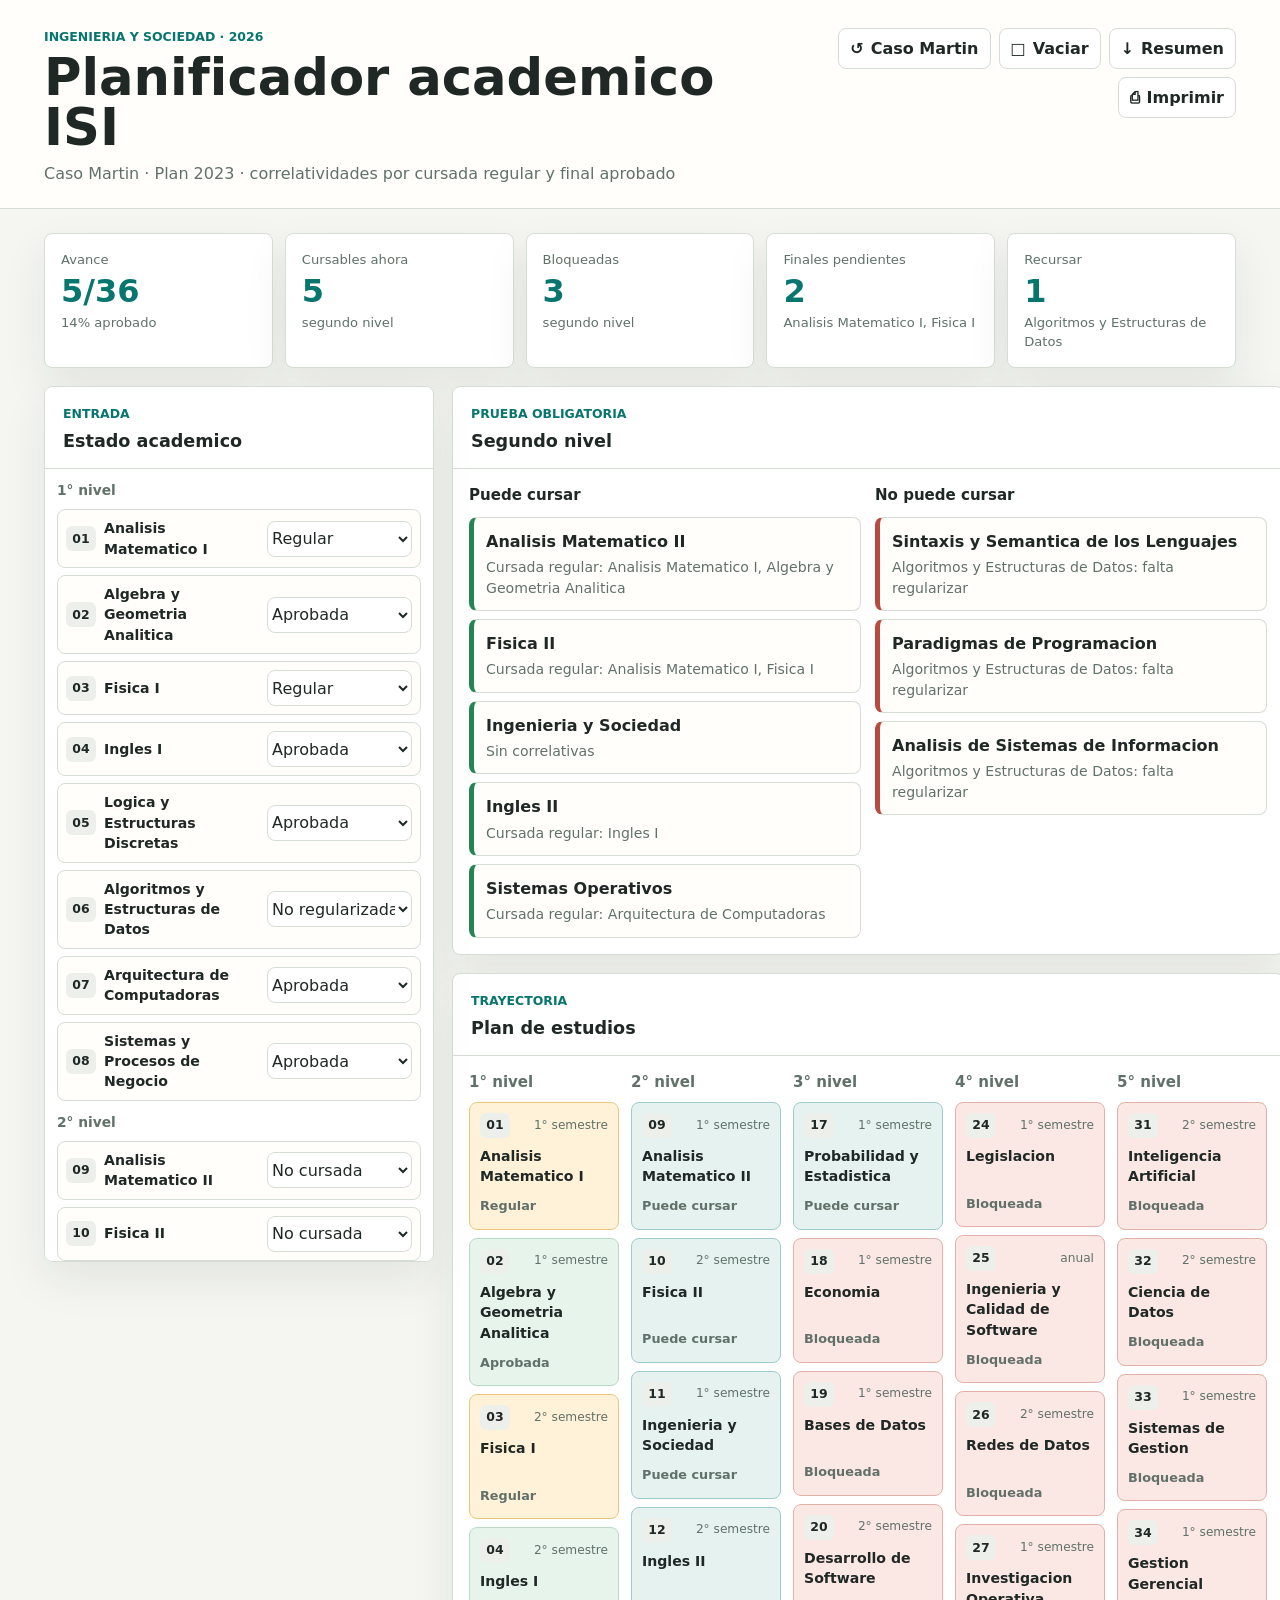
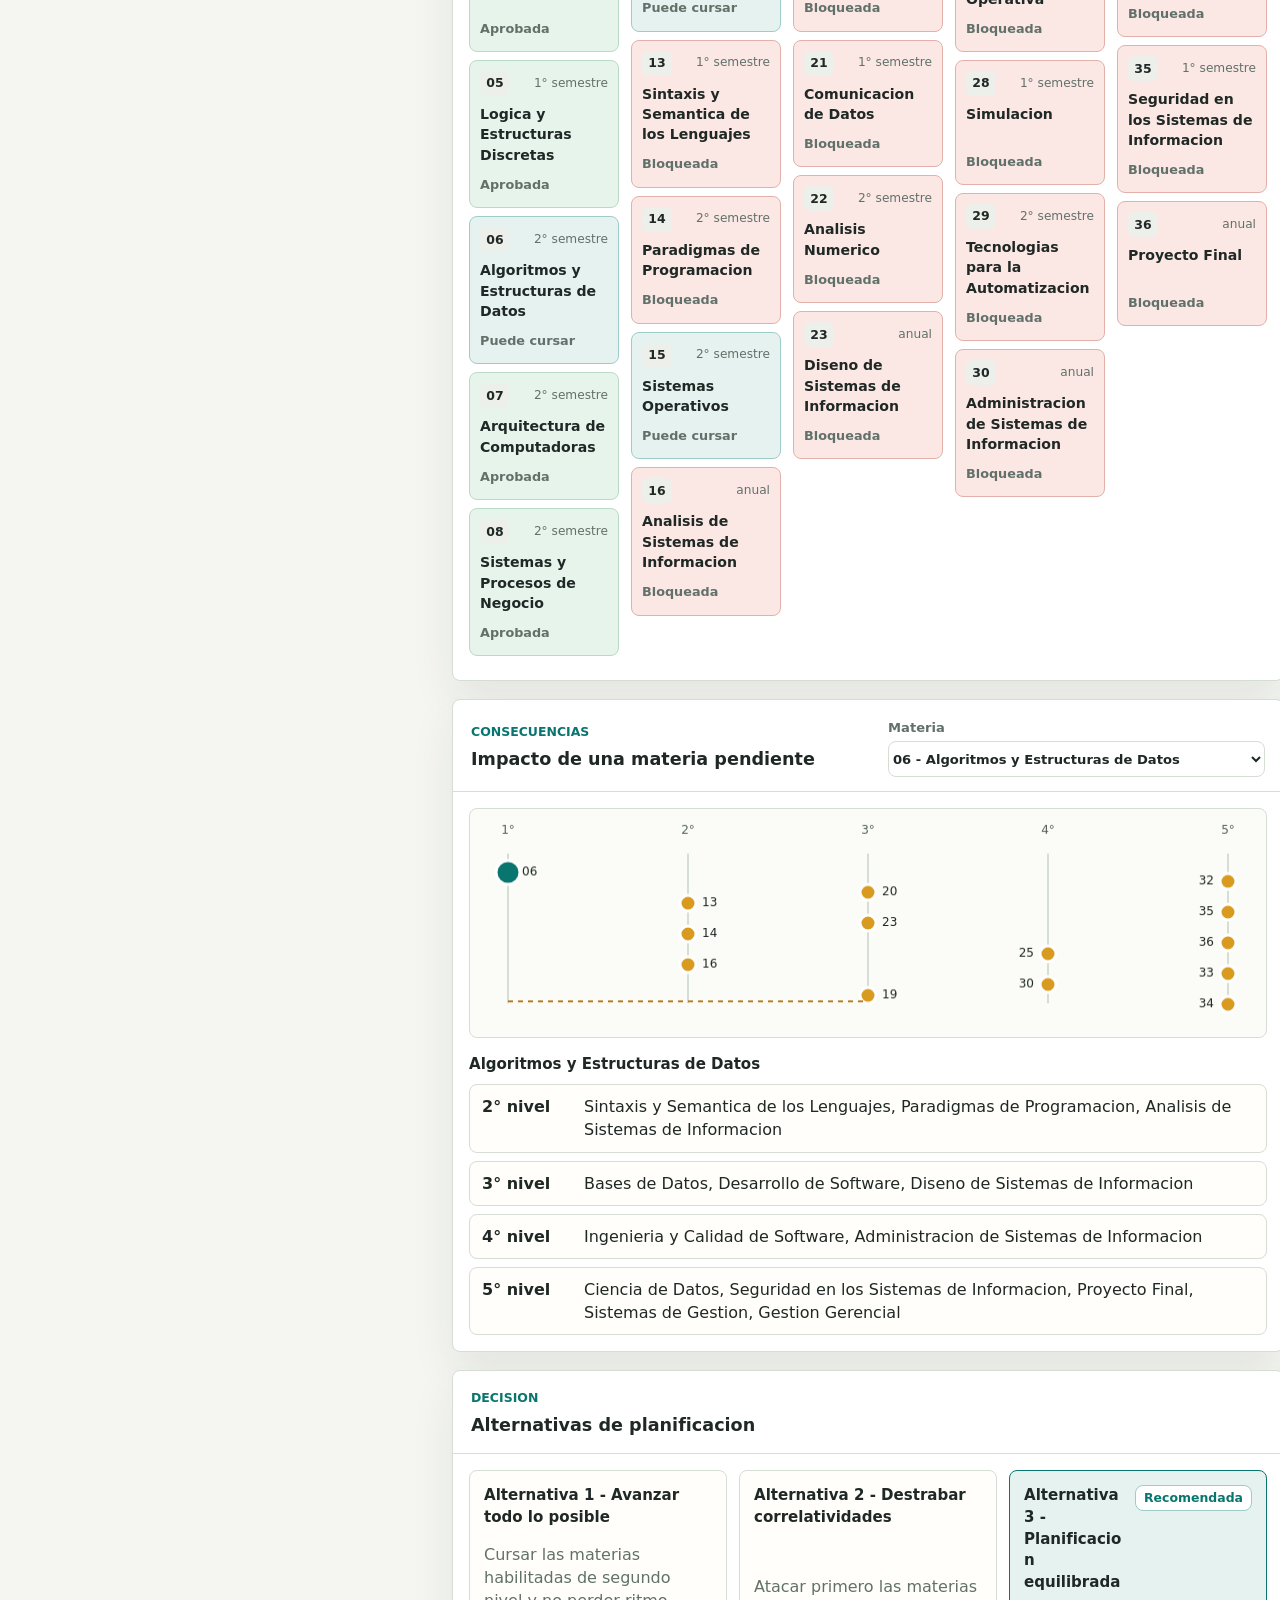
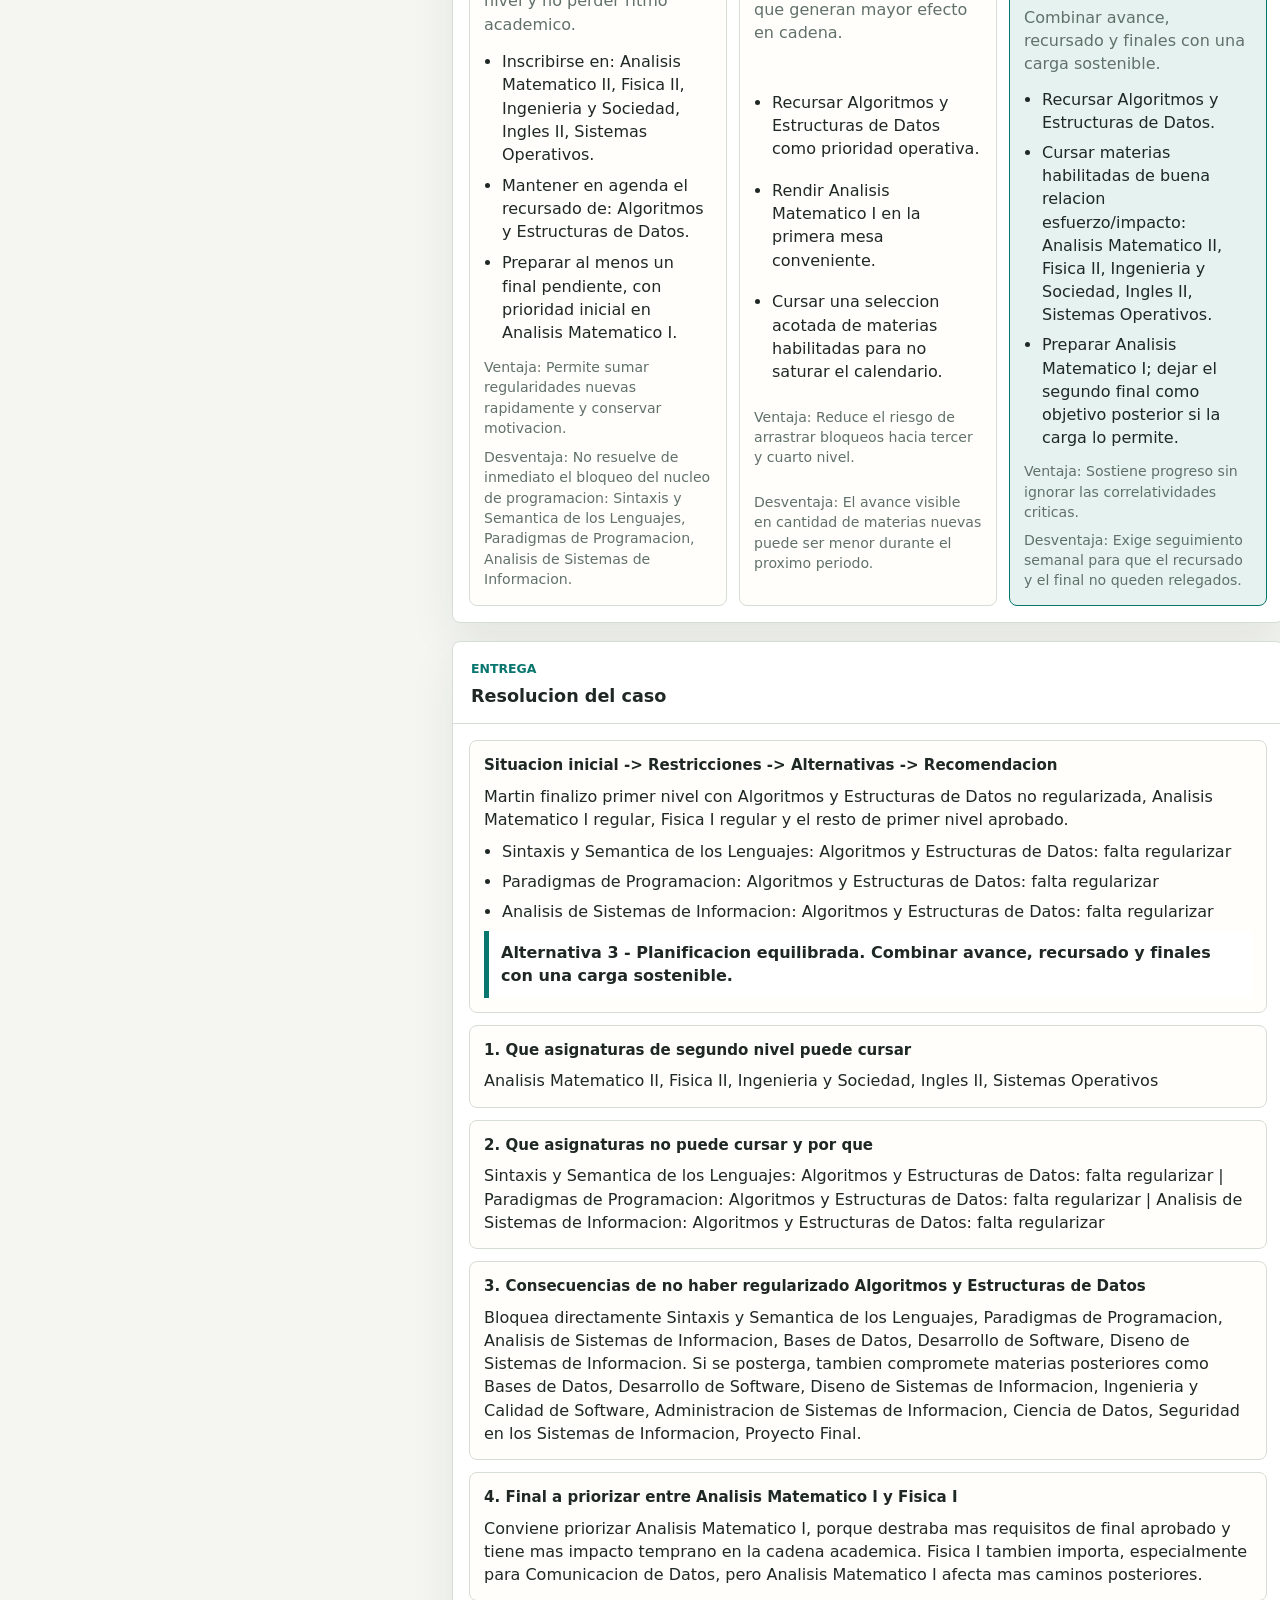
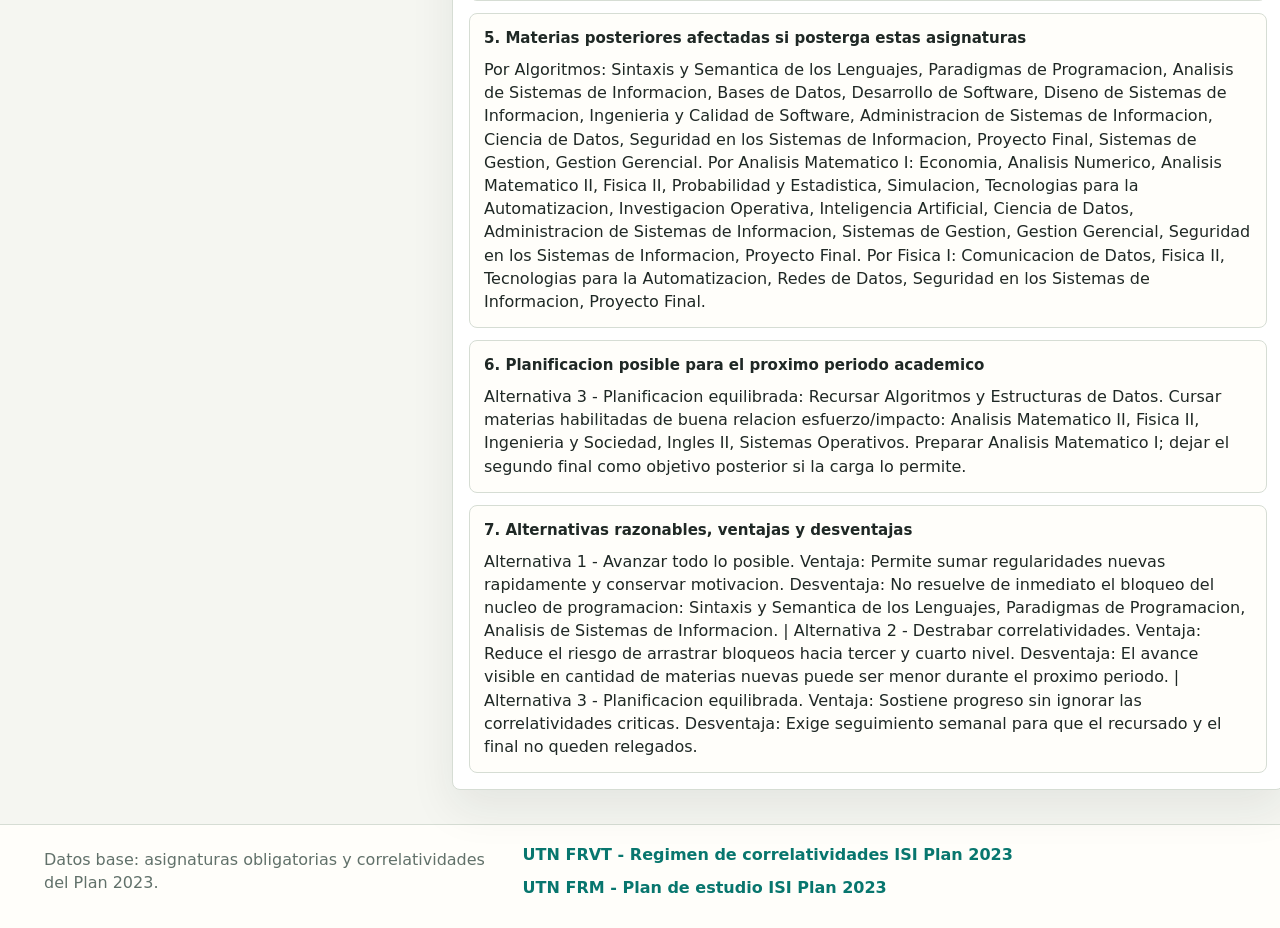
<file: planifica-carrera-iys-2026/index.html>
<!doctype html>
<html lang="es">
  <head>
    <meta charset="utf-8" />
    <meta name="viewport" content="width=device-width, initial-scale=1" />
    <title>Planificador academico ISI - Caso Martin</title>
    <meta
      name="description"
      content="Aplicacion para planificar la trayectoria academica de Ingenieria en Sistemas de Informacion segun estados y correlatividades."
    />
    <link rel="stylesheet" href="styles.css" />
  </head>
  <body>
    <header class="app-header">
      <div>
        <p class="eyebrow">Ingenieria y Sociedad · 2026</p>
        <h1>Planificador academico ISI</h1>
        <p class="subtitle">Caso Martin · Plan 2023 · correlatividades por cursada regular y final aprobado</p>
      </div>
      <div class="toolbar" aria-label="Acciones principales">
        <button id="resetMartin" type="button" title="Restaurar caso Martin" aria-label="Restaurar caso Martin">
          <span aria-hidden="true">↺</span>
          <span>Caso Martin</span>
        </button>
        <button id="clearScenario" type="button" title="Vaciar escenario" aria-label="Vaciar escenario">
          <span aria-hidden="true">□</span>
          <span>Vaciar</span>
        </button>
        <button id="downloadReport" type="button" title="Descargar resumen" aria-label="Descargar resumen">
          <span aria-hidden="true">↓</span>
          <span>Resumen</span>
        </button>
        <button id="printReport" type="button" title="Imprimir reporte" aria-label="Imprimir reporte">
          <span aria-hidden="true">⎙</span>
          <span>Imprimir</span>
        </button>
      </div>
    </header>

    <main>
      <section id="metrics" class="metrics" aria-label="Indicadores del escenario"></section>

      <section class="workbench">
        <aside class="panel state-panel" aria-labelledby="state-title">
          <div class="panel-heading">
            <p class="eyebrow">Entrada</p>
            <h2 id="state-title">Estado academico</h2>
          </div>
          <div id="stateEditor" class="state-editor"></div>
        </aside>

        <div class="main-stack">
          <section class="panel" aria-labelledby="second-title">
            <div class="panel-heading">
              <p class="eyebrow">Prueba obligatoria</p>
              <h2 id="second-title">Segundo nivel</h2>
            </div>
            <div class="split-results">
              <div>
                <h3>Puede cursar</h3>
                <ul id="secondAllowed" class="result-list"></ul>
              </div>
              <div>
                <h3>No puede cursar</h3>
                <ul id="secondBlocked" class="result-list"></ul>
              </div>
            </div>
          </section>

          <section class="panel" aria-labelledby="plan-title">
            <div class="panel-heading">
              <p class="eyebrow">Trayectoria</p>
              <h2 id="plan-title">Plan de estudios</h2>
            </div>
            <div id="planGrid" class="plan-grid"></div>
          </section>

          <section id="impact" class="panel" aria-labelledby="impact-title">
            <div class="panel-heading impact-heading">
              <div>
                <p class="eyebrow">Consecuencias</p>
                <h2 id="impact-title">Impacto de una materia pendiente</h2>
              </div>
              <label class="impact-picker">
                <span>Materia</span>
                <select id="impactSubject"></select>
              </label>
            </div>
            <canvas id="impactCanvas" aria-label="Grafico de materias afectadas por nivel"></canvas>
            <div id="impactDetail" class="impact-detail"></div>
          </section>

          <section class="panel" aria-labelledby="alternatives-title">
            <div class="panel-heading">
              <p class="eyebrow">Decision</p>
              <h2 id="alternatives-title">Alternativas de planificacion</h2>
            </div>
            <div id="alternatives" class="alternatives"></div>
          </section>

          <section class="panel report-panel" aria-labelledby="report-title">
            <div class="panel-heading">
              <p class="eyebrow">Entrega</p>
              <h2 id="report-title">Resolucion del caso</h2>
            </div>
            <div id="report" class="report"></div>
          </section>
        </div>
      </section>
    </main>

    <footer>
      <p>Datos base: asignaturas obligatorias y correlatividades del Plan 2023.</p>
      <nav id="sources" aria-label="Fuentes"></nav>
    </footer>

    <script src="data.js"></script>
    <script src="logic.js"></script>
    <script src="app.js"></script>
  </body>
</html>
</file>
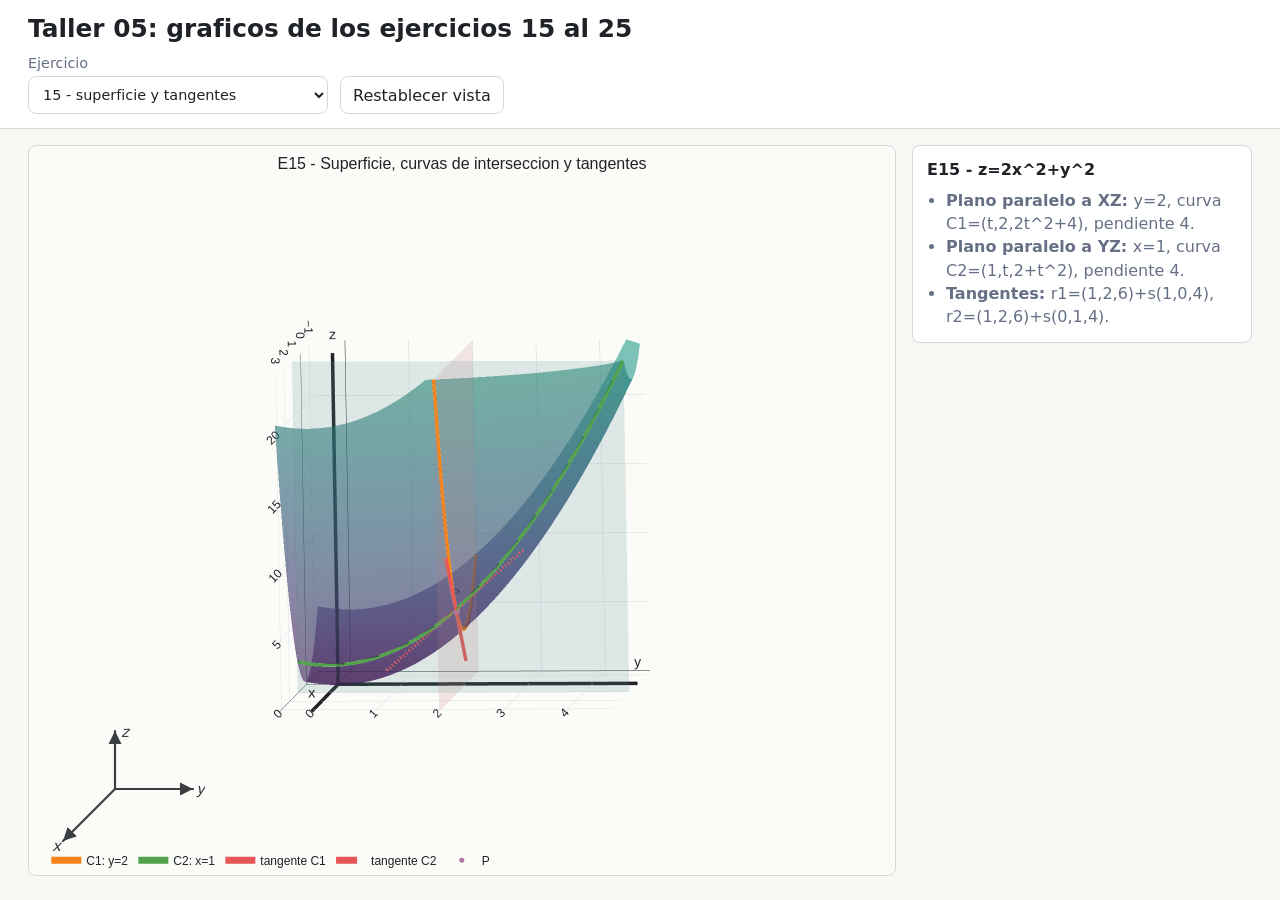
<file: Cosas de otras materias/Taller_05_Graficos/visor_taller_05_15_25.html>
<!doctype html>
<html lang="es">
<head>
  <meta charset="utf-8">
  <meta name="viewport" content="width=device-width, initial-scale=1">
  <title>Taller 05 - Graficos 15 al 25</title>
  <script src="https://cdn.plot.ly/plotly-2.35.2.min.js"></script>
  <style>
    :root {
      color-scheme: light dark;
      --bg: #f7f7f4;
      --fg: #1f2328;
      --muted: #667085;
      --panel: #ffffff;
      --border: #d5d8dd;
      --accent: #2563eb;
      --accent-2: #c2410c;
      --accent-3: #15803d;
      --accent-4: #be123c;
      --plot-bg: #fbfbf8;
    }

    @media (prefers-color-scheme: dark) {
      :root {
        --bg: #17181c;
        --fg: #f1f5f9;
        --muted: #aeb7c2;
        --panel: #20232a;
        --border: #343944;
        --accent: #8ab4ff;
        --accent-2: #ffb86b;
        --accent-3: #8bd17c;
        --accent-4: #ff8aa0;
        --plot-bg: #111318;
      }
    }

    * {
      box-sizing: border-box;
    }

    body {
      margin: 0;
      min-height: 100vh;
      background: var(--bg);
      color: var(--fg);
      font-family: system-ui, -apple-system, BlinkMacSystemFont, "Segoe UI", sans-serif;
    }

    .app {
      display: grid;
      grid-template-rows: auto minmax(0, 1fr);
      min-height: 100vh;
    }

    header {
      border-bottom: 1px solid var(--border);
      background: var(--panel);
      padding: 14px clamp(14px, 3vw, 28px);
      display: grid;
      gap: 12px;
    }

    h1 {
      margin: 0;
      font-size: clamp(1.15rem, 2.4vw, 1.55rem);
      font-weight: 650;
      letter-spacing: 0;
    }

    .toolbar {
      display: flex;
      flex-wrap: wrap;
      align-items: end;
      gap: 12px;
    }

    label {
      display: grid;
      gap: 5px;
      color: var(--muted);
      font-size: 0.9rem;
      min-width: min(100%, 300px);
    }

    select,
    button {
      font: inherit;
      color: var(--fg);
      background: var(--panel);
      border: 1px solid var(--border);
      border-radius: 8px;
      min-height: 38px;
    }

    select {
      padding: 0 36px 0 10px;
      max-width: 100%;
    }

    button {
      padding: 0 12px;
      cursor: pointer;
    }

    button:hover {
      border-color: var(--accent);
    }

    main {
      display: grid;
      grid-template-columns: minmax(0, 1fr) minmax(260px, 340px);
      gap: 16px;
      padding: 16px clamp(12px, 2.5vw, 28px) 24px;
      min-height: 0;
    }

    .plot-wrap {
      position: relative;
      min-height: 620px;
      background: var(--plot-bg);
      border: 1px solid var(--border);
      border-radius: 8px;
      overflow: hidden;
    }

    #plot {
      position: absolute;
      inset: 0;
    }

    .axis-guide {
      position: absolute;
      left: 16px;
      bottom: 16px;
      width: min(160px, 34vw);
      height: auto;
      color: var(--fg);
      opacity: 0.88;
      pointer-events: none;
    }

    .axis-guide marker path {
      fill: currentColor;
    }

    aside {
      display: grid;
      align-content: start;
      gap: 12px;
    }

    .info {
      background: var(--panel);
      border: 1px solid var(--border);
      border-radius: 8px;
      padding: 14px;
    }

    .info h2 {
      margin: 0 0 10px;
      font-size: 1rem;
      font-weight: 650;
    }

    .info ul {
      margin: 0;
      padding-left: 19px;
      color: var(--muted);
      line-height: 1.45;
    }

    .formula {
      font-family: Consolas, "SFMono-Regular", monospace;
      color: var(--fg);
    }

    .error {
      color: var(--accent-4);
    }

    @media (max-width: 860px) {
      main {
        grid-template-columns: 1fr;
      }

      .plot-wrap {
        min-height: 520px;
      }
    }

    @media (max-width: 520px) {
      header {
        padding-inline: 12px;
      }

      .toolbar,
      label,
      button {
        width: 100%;
      }

      .plot-wrap {
        min-height: 470px;
      }
    }
  </style>
</head>
<body>
  <div class="app">
    <header>
      <h1>Taller 05: graficos de los ejercicios 15 al 25</h1>
      <div class="toolbar">
        <label>
          Ejercicio
          <select id="exercise"></select>
        </label>
        <button id="reset" type="button">Restablecer vista</button>
      </div>
    </header>

    <main>
      <div class="plot-wrap">
        <div id="plot" role="img" aria-label="Grafico del ejercicio seleccionado"></div>
        <svg class="axis-guide" viewBox="0 0 160 140" aria-label="Terna derecha: z hacia arriba, y a la derecha, x abajo a la izquierda">
          <defs>
            <marker id="axis-arrow" markerWidth="8" markerHeight="8" refX="6" refY="3" orient="auto" markerUnits="strokeWidth">
              <path d="M0,0 L6,3 L0,6 Z"></path>
            </marker>
          </defs>
          <g fill="none" stroke="currentColor" stroke-width="2.2" stroke-linecap="round" stroke-linejoin="round" marker-end="url(#axis-arrow)">
            <path d="M70 70 L70 12"></path>
            <path d="M70 70 L148 70"></path>
            <path d="M70 70 L18 122"></path>
          </g>
          <g fill="currentColor" font-family="system-ui, sans-serif" font-size="15" font-style="italic">
            <text x="76" y="18">z</text>
            <text x="151" y="75">y</text>
            <text x="7" y="132">x</text>
          </g>
        </svg>
      </div>
      <aside>
        <section class="info">
          <h2 id="subtitle">Detalle</h2>
          <ul id="notes"></ul>
        </section>
      </aside>
    </main>
  </div>

  <script>
    const COLORS = {
      surface: "#4c78a8",
      curve1: "#f58518",
      curve2: "#54a24b",
      tangent: "#e45756",
      point: "#b279a2",
      plane: "#72b7b2"
    };
    const RIGHT_HAND_CAMERA = {
      eye: { x: 2.17, y: 0.26, z: 0.26 },
      up: { x: -0.120, y: 0.003, z: 0.993 },
      center: { x: 0, y: 0, z: 0 },
      projection: { type: "orthographic" }
    };

    const plot = document.getElementById("plot");
    const select = document.getElementById("exercise");
    const reset = document.getElementById("reset");
    const notes = document.getElementById("notes");
    const subtitle = document.getElementById("subtitle");

    function cssVar(name) {
      return getComputedStyle(document.documentElement).getPropertyValue(name).trim();
    }

    function linspace(min, max, count) {
      const values = [];
      const step = (max - min) / (count - 1);
      for (let i = 0; i < count; i += 1) values.push(min + i * step);
      return values;
    }

    function surfaceXY(xRange, yRange, n, fn, options = {}) {
      const xs = linspace(xRange[0], xRange[1], n);
      const ys = linspace(yRange[0], yRange[1], n);
      const z = ys.map(y => xs.map(x => fn(x, y)));
      return {
        type: "surface",
        x: xs,
        y: ys,
        z,
        colorscale: options.colorscale || "Viridis",
        opacity: options.opacity ?? 0.78,
        showscale: options.showscale ?? false,
        name: options.name || "superficie",
        hovertemplate: "x=%{x:.3f}<br>y=%{y:.3f}<br>z=%{z:.3f}<extra></extra>"
      };
    }

    function surfaceXZ(xRange, zRange, n, fn, options = {}) {
      const xs = linspace(xRange[0], xRange[1], n);
      const zs = linspace(zRange[0], zRange[1], n);
      const x = [];
      const y = [];
      const z = [];
      for (const zz of zs) {
        x.push(xs.slice());
        y.push(xs.map(xx => fn(xx, zz)));
        z.push(xs.map(() => zz));
      }
      return {
        type: "surface",
        x,
        y,
        z,
        colorscale: options.colorscale || "Viridis",
        opacity: options.opacity ?? 0.78,
        showscale: false,
        name: options.name || "superficie",
        hovertemplate: "x=%{x:.3f}<br>y=%{y:.3f}<br>z=%{z:.3f}<extra></extra>"
      };
    }

    function planeX(x0, yRange, zRange, color = COLORS.plane) {
      const ys = linspace(yRange[0], yRange[1], 2);
      const zs = linspace(zRange[0], zRange[1], 2);
      return {
        type: "surface",
        x: zs.map(() => ys.map(() => x0)),
        y: zs.map(() => ys.slice()),
        z: zs.map(z => ys.map(() => z)),
        opacity: 0.18,
        colorscale: [[0, color], [1, color]],
        showscale: false,
        hoverinfo: "skip",
        name: `x=${x0}`
      };
    }

    function planeY(y0, xRange, zRange, color = "#ff9da6") {
      const xs = linspace(xRange[0], xRange[1], 2);
      const zs = linspace(zRange[0], zRange[1], 2);
      return {
        type: "surface",
        x: zs.map(() => xs.slice()),
        y: zs.map(() => xs.map(() => y0)),
        z: zs.map(z => xs.map(() => z)),
        opacity: 0.18,
        colorscale: [[0, color], [1, color]],
        showscale: false,
        hoverinfo: "skip",
        name: `y=${y0}`
      };
    }

    function line3d(x, y, z, name, color, dash = "solid") {
      return {
        type: "scatter3d",
        mode: "lines",
        x,
        y,
        z,
        name,
        line: { color, width: 7, dash },
        hovertemplate: `${name}<br>x=%{x:.3f}<br>y=%{y:.3f}<br>z=%{z:.3f}<extra></extra>`
      };
    }

    function point3d(x, y, z, name, color = COLORS.point) {
      return {
        type: "scatter3d",
        mode: "markers+text",
        x: [x],
        y: [y],
        z: [z],
        name,
        text: [name],
        textposition: "top center",
        marker: { size: 5, color },
        hovertemplate: `${name}<br>x=${x}<br>y=${y}<br>z=${z}<extra></extra>`
      };
    }

    function originValue(range) {
      return range[0] <= 0 && 0 <= range[1] ? 0 : range[0];
    }

    function axisLine(start, end, label, color) {
      return {
        type: "scatter3d",
        mode: "lines+text",
        x: [start[0], end[0]],
        y: [start[1], end[1]],
        z: [start[2], end[2]],
        text: ["", label],
        textposition: "top center",
        textfont: { color, size: 14 },
        showlegend: false,
        hoverinfo: "skip",
        line: { color, width: 7 }
      };
    }

    function coordinateAxes(layout) {
      if (!layout.scene) return [];
      const xRange = layout.scene.xaxis.range;
      const yRange = layout.scene.yaxis.range;
      const zRange = layout.scene.zaxis.range;
      const start = [
        originValue(xRange),
        originValue(yRange),
        originValue(zRange)
      ];
      const labels = layout._axisLabels || ["x", "y", "z"];
      const axes = [
        { label: labels[0], end: [xRange[1], start[1], start[2]] },
        { label: labels[1], end: [start[0], yRange[1], start[2]] },
        { label: labels[2], end: [start[0], start[1], zRange[1]] }
      ];
      const color = cssVar("--fg");
      const traces = [];
      for (const axis of axes) {
        const delta = [
          axis.end[0] - start[0],
          axis.end[1] - start[1],
          axis.end[2] - start[2]
        ];
        if (Math.abs(delta[0]) + Math.abs(delta[1]) + Math.abs(delta[2]) < 1e-9) continue;
        traces.push(axisLine(start, axis.end, axis.label, color));
      }
      return traces;
    }

    function layout3d(title, ranges, labels = ["x", "y", "z"]) {
      return {
        title: { text: title, font: { size: 16 } },
        _axisLabels: labels,
        paper_bgcolor: "rgba(0,0,0,0)",
        plot_bgcolor: "rgba(0,0,0,0)",
        margin: { l: 0, r: 0, t: 46, b: 0 },
        legend: { orientation: "h", x: 0.02, y: 0.02, bgcolor: "rgba(0,0,0,0)" },
        font: { color: cssVar("--fg") },
        scene: {
          xaxis: { title: "", range: ranges.x, gridcolor: cssVar("--border"), zerolinecolor: cssVar("--fg") },
          yaxis: { title: "", range: ranges.y, gridcolor: cssVar("--border"), zerolinecolor: cssVar("--fg") },
          zaxis: { title: "", range: ranges.z, gridcolor: cssVar("--border"), zerolinecolor: cssVar("--fg") },
          aspectmode: "cube",
          camera: RIGHT_HAND_CAMERA,
          bgcolor: "rgba(0,0,0,0)"
        }
      };
    }

    function plotConfig() {
      return {
        responsive: true,
        displaylogo: false,
        scrollZoom: true,
        modeBarButtonsToRemove: ["lasso2d", "select2d"]
      };
    }

    function e15() {
      const xRange = [-1.5, 3.2];
      const yRange = [-0.5, 4.7];
      const zRange = [0, 24];
      const x = linspace(xRange[0], xRange[1], 220);
      const y = linspace(yRange[0], yRange[1], 220);
      const s = linspace(-1.1, 1.1, 100);
      return {
        title: "E15 - z=2x^2+y^2",
        traces: [
          surfaceXY(xRange, yRange, 85, (xx, yy) => 2 * xx ** 2 + yy ** 2, { opacity: 0.58 }),
          planeY(2, xRange, zRange),
          planeX(1, yRange, zRange),
          line3d(x, x.map(() => 2), x.map(xx => 2 * xx ** 2 + 4), "C1: y=2", COLORS.curve1),
          line3d(y.map(() => 1), y, y.map(yy => 2 + yy ** 2), "C2: x=1", COLORS.curve2),
          line3d(s.map(v => 1 + v), s.map(() => 2), s.map(v => 6 + 4 * v), "tangente C1", COLORS.tangent),
          line3d(s.map(() => 1), s.map(v => 2 + v), s.map(v => 6 + 4 * v), "tangente C2", COLORS.tangent, "dash"),
          point3d(1, 2, 6, "P")
        ],
        layout: layout3d("E15 - Superficie, curvas de interseccion y tangentes", { x: xRange, y: yRange, z: zRange }),
        notes: [
          ["Plano paralelo a XZ", "y=2, curva C1=(t,2,2t^2+4), pendiente 4."],
          ["Plano paralelo a YZ", "x=1, curva C2=(1,t,2+t^2), pendiente 4."],
          ["Tangentes", "r1=(1,2,6)+s(1,0,4), r2=(1,2,6)+s(0,1,4)."]
        ]
      };
    }

    function e16() {
      const xRange = [0, 6];
      const yRange = [-1, 5];
      const zRange = [0, 10];
      const x = linspace(xRange[0], xRange[1], 220);
      const y = linspace(yRange[0], yRange[1], 220);
      const s = linspace(-1.25, 1.25, 100);
      return {
        title: "E16 - 36z=4x^2+9y^2",
        traces: [
          surfaceXY(xRange, yRange, 85, (xx, yy) => xx ** 2 / 9 + yy ** 2 / 4, { opacity: 0.58 }),
          planeX(3, yRange, zRange),
          planeY(2, xRange, zRange),
          line3d(y.map(() => 3), y, y.map(yy => 1 + yy ** 2 / 4), "C1: x=3", COLORS.curve1),
          line3d(x, x.map(() => 2), x.map(xx => xx ** 2 / 9 + 1), "C2: y=2", COLORS.curve2),
          line3d(s.map(() => 3), s.map(v => 2 + v), s.map(v => 2 + v), "tangente C1", COLORS.tangent),
          line3d(s.map(v => 3 + v), s.map(() => 2), s.map(v => 2 + (2 / 3) * v), "tangente C2", COLORS.tangent, "dash"),
          point3d(3, 2, 2, "P")
        ],
        layout: layout3d("E16 - Superficie, curvas de interseccion y tangentes", { x: xRange, y: yRange, z: zRange }),
        notes: [
          ["Plano x=3", "C1=(3,t,1+t^2/4), pendiente 1 en P."],
          ["Plano y=2", "C2=(t,2,t^2/9+1), pendiente 2/3 en P."],
          ["Tangentes", "r1=(3,2,2)+s(0,1,1), r2=(3,2,2)+s(1,0,2/3)."]
        ]
      };
    }

    function e17() {
      const range = [-6, 6];
      const surface = surfaceXY(range, range, 100, (x, y) => {
        const r = Math.hypot(x, y);
        return r < 0.7 ? null : 1 / r;
      }, { colorscale: "Magma", opacity: 0.82 });
      return {
        title: "E17 - Potencial electrostatico",
        traces: [
          surface,
          point3d(3, 4, 0.2, "P(3,4)"),
          line3d([3, 4.2], [4, 4], [0.2, 0.2], "direccion x", COLORS.curve1),
          line3d([3, 3], [4, 5.2], [0.2, 0.2], "direccion y", COLORS.curve2)
        ],
        layout: layout3d("E17 - U=1/sqrt(x^2+y^2)", { x: range, y: range, z: [0, 1.15] }),
        notes: [
          ["Punto", "U(3,4)=1/5."],
          ["Tasas pedidas", "Ux(3,4)=-3/125=-0.024, Uy(3,4)=-4/125=-0.032."]
        ]
      };
    }

    function e18() {
      const lRange = [100, 2000];
      const kRange = [100, 1200];
      return {
        title: "E18 - Produccion Cobb-Douglas",
        traces: [
          surfaceXY(lRange, kRange, 90, (l, k) => 100 * l ** 0.75 * k ** 0.25, { opacity: 0.82 }),
          point3d(1000, 500, 100 * 1000 ** 0.75 * 500 ** 0.25, "base")
        ],
        layout: layout3d("E18 - P(L,K)=100L^0.75K^0.25", { x: lRange, y: kRange, z: [0, 170000] }, ["L", "K", "P"]),
        notes: [
          ["Base", "L=1000, K=500."],
          ["Productividades marginales", "P_L=63.0689 y P_K=42.0459 aproximadamente."]
        ]
      };
    }

    function e19a() {
      const range = [-2, 2];
      return {
        title: "E19.a - |y|",
        traces: [surfaceXY(range, range, 90, (x, y) => Math.abs(y), { opacity: 0.82 }), point3d(0, 0, 0, "O")],
        layout: layout3d("E19.a - z=sqrt(y^2)=|y|", { x: range, y: range, z: [0, 2.2] }),
        notes: [["Lectura visual", "La superficie es continua, pero tiene quiebre respecto de y en el origen."]]
      };
    }

    function e19b() {
      const range = [-2, 2];
      return {
        title: "E19.b - cbrt(x^2)",
        traces: [surfaceXY(range, range, 90, (x) => Math.cbrt(x ** 2), { opacity: 0.82 }), point3d(0, 0, 0, "O")],
        layout: layout3d("E19.b - z=cbrt(x^2)", { x: range, y: range, z: [0, 1.8] }),
        notes: [["Lectura visual", "La cuspide aparece en la direccion x; la derivada parcial respecto de x falla en el origen."]]
      };
    }

    function e19c() {
      const range = [-2, 2];
      return {
        title: "E19.c - 3x^3/(x^2+y^2)",
        traces: [
          surfaceXY(range, range, 100, (x, y) => {
            const d = x ** 2 + y ** 2;
            return d < 1e-8 ? 0 : 3 * x ** 3 / d;
          }, { colorscale: "RdBu", opacity: 0.82 }),
          point3d(0, 0, 0, "O")
        ],
        layout: layout3d("E19.c - f=3x^3/(x^2+y^2), f(0,0)=0", { x: range, y: range, z: [-3, 3] }),
        notes: [["Origen", "La funcion tiende a 0 hacia el origen; f_x(0,0)=3 y f_y(0,0)=0."]]
      };
    }

    function e19d() {
      const range = [-2, 2];
      const t = linspace(-2, 2, 240);
      return {
        title: "E19.d - funcion por ejes",
        traces: [
          surfaceXY(range, range, 2, () => 0, { opacity: 0.18, colorscale: [[0, COLORS.surface], [1, COLORS.surface]] }),
          line3d(t, t.map(() => 0), t.map(() => 1), "eje x: valor 1", COLORS.curve1),
          line3d(t.map(() => 0), t, t.map(() => 1), "eje y: valor 1", COLORS.curve2),
          point3d(0, 0, 1, "O")
        ],
        layout: layout3d("E19.d - f=1 si xy=0, f=0 si xy!=0", { x: range, y: range, z: [-0.15, 1.25] }),
        notes: [["Discontinuidad", "Cerca del origen aparecen valores 0 fuera de los ejes y 1 sobre los ejes."]]
      };
    }

    function e21() {
      const xRange = [-1.4, 1.4];
      const yRange = [-1.7, 1.7];
      return {
        title: "E21 - derivadas mixtas",
        traces: [surfaceXY(xRange, yRange, 95, (x, y) => x ** 2 * y ** 2 - y ** 3 + 3 * x ** 4 + 5, { opacity: 0.82 })],
        layout: layout3d("E21 - z=x^2y^2-y^3+3x^4+5", { x: xRange, y: yRange, z: [0, 24] }),
        notes: [["Apoyo visual", "El ejercicio pide verificar Schwarz; el grafico ayuda a ubicar la superficie."]]
      };
    }

    function e23() {
      const xRange = [-2.5, 2.5];
      const zRange = [0.25, 3.7];
      const trace = surfaceXZ(xRange, zRange, 100, (x, z) => x * z - Math.log(z) - x, { colorscale: "Plasma" });
      return {
        title: "E23 - superficie implicita",
        traces: [trace],
        layout: layout3d("E23 - xz-ln(z)=x+y", { x: xRange, y: [-5.3, 5.3], z: zRange }),
        notes: [["Parametrizacion", "Se usa y=xz-ln(z)-x con z>0, porque aparece ln(z)."]]
      };
    }

    function e24() {
      const xRange = [-2.2, 2.2];
      const zRange = [-0.5, 2.3];
      const trace = surfaceXZ(xRange, zRange, 100, (x, z) => {
        const y = x * (2 * z - 1) / (1 + z ** 3);
        return Math.abs(y) > 3.5 ? null : y;
      }, { colorscale: "Cividis" });
      return {
        title: "E24 - superficie implicita",
        traces: [trace, point3d(1, 1, 1, "punto dado", COLORS.tangent)],
        layout: layout3d("E24 - x+y+yz^3-2xz=0", { x: xRange, y: [-3.5, 3.5], z: zRange }),
        notes: [
          ["Advertencia", "Con la ecuacion del PDF, F(1,1,1)=1; el punto dado no pertenece a la superficie."],
          ["Parametrizacion", "Despejando y: y=x(2z-1)/(1+z^3)."]
        ]
      };
    }

    function resistance(r1, r2, r3) {
      return 1 / (1 / r1 + 1 / r2 + 1 / r3);
    }

    function e25() {
      const base = resistance(15, 30, 45);
      const xs = linspace(5, 80, 350);
      const curves = [
        { name: "varia R1", y: xs.map(v => resistance(v, 30, 45)), color: COLORS.curve1 },
        { name: "varia R2", y: xs.map(v => resistance(15, v, 45)), color: COLORS.curve2 },
        { name: "varia R3", y: xs.map(v => resistance(15, 30, v)), color: COLORS.tangent }
      ];
      const traces = curves.map(c => ({
        type: "scatter",
        mode: "lines",
        x: xs,
        y: c.y,
        name: c.name,
        line: { color: c.color, width: 3 },
        xaxis: "x",
        yaxis: "y",
        hovertemplate: "%{x:.2f} ohm<br>R=%{y:.4f} ohm<extra></extra>"
      }));
      traces.push({
        type: "bar",
        x: ["dR/dR1", "dR/dR2", "dR/dR3"],
        y: [base ** 2 / 15 ** 2, base ** 2 / 30 ** 2, base ** 2 / 45 ** 2],
        marker: { color: [COLORS.curve1, COLORS.curve2, COLORS.tangent] },
        name: "sensibilidad",
        xaxis: "x2",
        yaxis: "y2",
        hovertemplate: "%{x}<br>%{y:.5f}<extra></extra>"
      });
      return {
        title: "E25 - resistores en paralelo",
        traces,
        layout: {
          title: { text: "E25 - Resistencia total y sensibilidad", font: { size: 16 } },
          paper_bgcolor: "rgba(0,0,0,0)",
          plot_bgcolor: "rgba(0,0,0,0)",
          margin: { l: 52, r: 24, t: 54, b: 58 },
          font: { color: cssVar("--fg") },
          grid: { rows: 1, columns: 2, pattern: "independent" },
          xaxis: { title: "resistencia variable (ohm)", gridcolor: cssVar("--border") },
          yaxis: { title: "R total (ohm)", gridcolor: cssVar("--border") },
          xaxis2: { title: "derivada parcial", gridcolor: cssVar("--border") },
          yaxis2: { title: "ohm / ohm", gridcolor: cssVar("--border") },
          legend: { orientation: "h", x: 0, y: -0.18, bgcolor: "rgba(0,0,0,0)" },
          shapes: [{ type: "line", xref: "paper", x0: 0, x1: 0.45, yref: "y", y0: base, y1: base, line: { color: cssVar("--muted"), dash: "dot" } }]
        },
        notes: [
          ["Base", "R=90/11=8.1818 ohm para R1=15, R2=30, R3=45."],
          ["Mayor cambio", "Aumentar R1 produce mayor variacion: dR/dR1=36/121."]
        ]
      };
    }

    const EXERCISES = [
      { id: "15", label: "15 - superficie y tangentes", build: e15 },
      { id: "16", label: "16 - superficie y tangentes", build: e16 },
      { id: "17", label: "17 - potencial electrostatico", build: e17 },
      { id: "18", label: "18 - Cobb-Douglas", build: e18 },
      { id: "19a", label: "19.a - |y|", build: e19a },
      { id: "19b", label: "19.b - cbrt(x^2)", build: e19b },
      { id: "19c", label: "19.c - cociente", build: e19c },
      { id: "19d", label: "19.d - ejes", build: e19d },
      { id: "21", label: "21 - derivadas mixtas", build: e21 },
      { id: "23", label: "23 - implicita", build: e23 },
      { id: "24", label: "24 - implicita", build: e24 },
      { id: "25", label: "25 - resistores", build: e25 }
    ];

    function setNotes(item) {
      subtitle.textContent = item.title;
      notes.replaceChildren();
      for (const [head, body] of item.notes) {
        const li = document.createElement("li");
        const strong = document.createElement("strong");
        strong.textContent = `${head}: `;
        const span = document.createElement("span");
        span.textContent = body;
        li.append(strong, span);
        notes.appendChild(li);
      }
    }

    function draw() {
      if (!window.Plotly) {
        plot.innerHTML = '<div class="info error">No se pudo cargar Plotly. Conectate a internet o usa el script Python.</div>';
        return;
      }
      const chosen = EXERCISES.find(item => item.id === select.value) || EXERCISES[0];
      const built = chosen.build();
      setNotes(built);
      const layout = { ...built.layout };
      const data = [...built.traces, ...coordinateAxes(layout)];
      delete layout._axisLabels;
      Plotly.react(plot, data, layout, plotConfig());
    }

    for (const item of EXERCISES) {
      const option = document.createElement("option");
      option.value = item.id;
      option.textContent = item.label;
      select.appendChild(option);
    }

    select.addEventListener("change", draw);
    reset.addEventListener("click", draw);
    window.addEventListener("resize", () => {
      if (window.Plotly) Plotly.Plots.resize(plot);
    });

    draw();
  </script>
</body>
</html>
</file>
<file: planifica-carrera-iys-2026/styles.css>
:root {
  --bg: #f5f6f1;
  --surface: #fffefa;
  --surface-strong: #ffffff;
  --ink: #1f2825;
  --muted: #61716a;
  --line: #d6ddd4;
  --teal: #08766e;
  --teal-soft: #e5f2ef;
  --green: #248553;
  --green-soft: #e7f4ec;
  --amber: #b7791f;
  --amber-soft: #fff2d8;
  --red: #b94a3f;
  --red-soft: #fbe7e4;
  --gray-soft: #edf0ea;
  --shadow: 0 18px 45px rgba(31, 40, 37, 0.08);
}

* {
  box-sizing: border-box;
}

html {
  color: var(--ink);
  background: var(--bg);
  font-family: Inter, ui-sans-serif, system-ui, -apple-system, BlinkMacSystemFont, "Segoe UI", sans-serif;
  line-height: 1.45;
}

body {
  margin: 0;
  min-width: 320px;
}

button,
select {
  font: inherit;
}

button {
  border: 1px solid var(--line);
  background: var(--surface-strong);
  color: var(--ink);
  border-radius: 8px;
  cursor: pointer;
}

button:hover {
  border-color: var(--teal);
}

.app-header {
  display: flex;
  align-items: flex-start;
  justify-content: space-between;
  gap: 24px;
  padding: 28px clamp(18px, 4vw, 44px) 22px;
  border-bottom: 1px solid var(--line);
  background: var(--surface);
}

.eyebrow {
  margin: 0 0 6px;
  color: var(--teal);
  font-size: 0.78rem;
  font-weight: 800;
  text-transform: uppercase;
}

h1,
h2,
h3,
p {
  overflow-wrap: anywhere;
}

h1 {
  margin: 0;
  font-size: clamp(2rem, 4vw, 4rem);
  line-height: 0.98;
  font-weight: 850;
  letter-spacing: 0;
}

h2 {
  margin: 0;
  font-size: 1.1rem;
}

h3 {
  margin: 0;
  font-size: 0.94rem;
}

.subtitle {
  max-width: 740px;
  margin: 10px 0 0;
  color: var(--muted);
  font-size: 1rem;
}

.toolbar {
  display: flex;
  flex-wrap: wrap;
  justify-content: flex-end;
  gap: 8px;
  min-width: min(100%, 330px);
}

.toolbar button {
  display: inline-flex;
  align-items: center;
  justify-content: center;
  gap: 7px;
  min-height: 40px;
  padding: 8px 11px;
  font-weight: 750;
}

main {
  padding: 24px clamp(18px, 4vw, 44px) 34px;
}

.metrics {
  display: grid;
  grid-template-columns: repeat(5, minmax(130px, 1fr));
  gap: 12px;
  margin-bottom: 18px;
}

.metric {
  min-height: 112px;
  padding: 16px;
  border: 1px solid var(--line);
  border-radius: 8px;
  background: var(--surface-strong);
  box-shadow: var(--shadow);
}

.metric-label,
.metric-detail {
  display: block;
  color: var(--muted);
  font-size: 0.82rem;
}

.metric-value {
  display: block;
  margin: 6px 0;
  color: var(--teal);
  font-size: 2rem;
  line-height: 1;
}

.workbench {
  display: grid;
  grid-template-columns: minmax(300px, 390px) minmax(0, 1fr);
  gap: 18px;
  align-items: start;
}

.main-stack {
  display: grid;
  gap: 18px;
}

.panel {
  border: 1px solid var(--line);
  border-radius: 8px;
  background: var(--surface-strong);
  box-shadow: var(--shadow);
}

.panel-heading {
  padding: 18px 18px 14px;
  border-bottom: 1px solid var(--line);
}

.state-panel {
  position: sticky;
  top: 12px;
  max-height: calc(100vh - 24px);
  overflow: auto;
}

.state-editor {
  padding: 12px;
}

.level-editor + .level-editor {
  margin-top: 12px;
}

.level-editor h3 {
  margin: 0 0 8px;
  color: var(--muted);
  font-size: 0.86rem;
}

.editor-list {
  display: grid;
  gap: 7px;
}

.editor-row {
  display: grid;
  grid-template-columns: minmax(0, 1fr) 145px;
  align-items: center;
  gap: 8px;
  min-height: 48px;
  padding: 8px;
  border: 1px solid var(--line);
  border-radius: 8px;
  background: var(--surface);
}

.editor-title {
  display: flex;
  align-items: center;
  gap: 8px;
  min-width: 0;
  font-weight: 700;
  font-size: 0.88rem;
}

.subject-code {
  display: inline-flex;
  align-items: center;
  justify-content: center;
  flex: 0 0 30px;
  min-width: 30px;
  min-height: 25px;
  border-radius: 6px;
  background: var(--gray-soft);
  color: var(--ink);
  font-weight: 850;
  font-size: 0.78rem;
}

.status-select,
.impact-picker select {
  width: 100%;
  min-height: 36px;
  border: 1px solid var(--line);
  border-radius: 8px;
  background: white;
  color: var(--ink);
}

.split-results {
  display: grid;
  grid-template-columns: repeat(2, minmax(0, 1fr));
  gap: 14px;
  padding: 16px;
}

.result-list {
  display: grid;
  gap: 8px;
  margin: 10px 0 0;
  padding: 0;
  list-style: none;
}

.result-row {
  display: grid;
  gap: 4px;
  min-height: 62px;
  padding: 12px;
  border: 1px solid var(--line);
  border-left-width: 5px;
  border-radius: 8px;
  background: var(--surface);
}

.result-row span {
  color: var(--muted);
  font-size: 0.88rem;
}

.result-row.ok {
  border-left-color: var(--green);
}

.result-row.danger {
  border-left-color: var(--red);
}

.result-row.empty {
  border-left-color: var(--line);
}

.plan-grid {
  display: grid;
  grid-template-columns: repeat(5, minmax(150px, 1fr));
  gap: 12px;
  padding: 16px;
  overflow-x: auto;
}

.plan-level {
  min-width: 150px;
}

.plan-level h3 {
  margin-bottom: 8px;
  color: var(--muted);
}

.subject-tile {
  display: grid;
  gap: 8px;
  width: 100%;
  min-height: 112px;
  margin-bottom: 8px;
  padding: 10px;
  text-align: left;
  background: var(--surface);
}

.subject-tile strong {
  min-height: 38px;
  font-size: 0.88rem;
}

.tile-top,
.tile-status {
  display: flex;
  align-items: center;
  justify-content: space-between;
  gap: 8px;
}

.period {
  color: var(--muted);
  font-size: 0.76rem;
}

.tile-status {
  justify-content: flex-start;
  min-height: 24px;
  color: var(--muted);
  font-size: 0.8rem;
  font-weight: 750;
}

.subject-tile.aprobada {
  background: var(--green-soft);
  border-color: #b9dac5;
}

.subject-tile.regular {
  background: var(--amber-soft);
  border-color: #ebc879;
}

.subject-tile.no_regularizada,
.subject-tile.blocked {
  background: var(--red-soft);
  border-color: #e3b1aa;
}

.subject-tile.eligible {
  background: var(--teal-soft);
  border-color: #9dccca;
}

.impact-heading {
  display: flex;
  align-items: center;
  justify-content: space-between;
  gap: 14px;
}

.impact-picker {
  display: grid;
  gap: 4px;
  min-width: min(100%, 330px);
  color: var(--muted);
  font-size: 0.82rem;
  font-weight: 700;
}

#impactCanvas {
  display: block;
  width: calc(100% - 32px);
  margin: 16px;
  border: 1px solid var(--line);
  border-radius: 8px;
  background: #fbfcf8;
}

.impact-detail {
  display: grid;
  gap: 8px;
  padding: 0 16px 16px;
}

.impact-level {
  display: grid;
  grid-template-columns: 90px minmax(0, 1fr);
  gap: 12px;
  padding: 10px 12px;
  border: 1px solid var(--line);
  border-radius: 8px;
  background: var(--surface);
}

.muted {
  color: var(--muted);
}

.alternatives {
  display: grid;
  grid-template-columns: repeat(3, minmax(0, 1fr));
  gap: 12px;
  padding: 16px;
}

.alternative {
  display: grid;
  gap: 12px;
  padding: 14px;
  border: 1px solid var(--line);
  border-radius: 8px;
  background: var(--surface);
}

.alternative.recommended {
  border-color: var(--teal);
  background: var(--teal-soft);
}

.alternative-header {
  display: flex;
  align-items: start;
  justify-content: space-between;
  gap: 10px;
}

.badge {
  display: inline-flex;
  align-items: center;
  min-height: 26px;
  padding: 3px 8px;
  border-radius: 8px;
  font-size: 0.78rem;
  font-weight: 850;
}

.badge.ok {
  color: var(--teal);
  background: white;
  border: 1px solid #9dccca;
}

.focus {
  margin: 0;
  color: var(--muted);
}

.action-list,
.compact-list {
  display: grid;
  gap: 7px;
  margin: 0;
  padding-left: 18px;
}

.pros-cons {
  display: grid;
  gap: 7px;
  color: var(--muted);
  font-size: 0.88rem;
}

.pros-cons p {
  margin: 0;
}

.report {
  display: grid;
  gap: 12px;
  padding: 16px;
}

.report-block {
  display: grid;
  gap: 8px;
  padding: 14px;
  border: 1px solid var(--line);
  border-radius: 8px;
  background: var(--surface);
}

.report-block p {
  margin: 0;
}

.recommendation-line {
  padding: 10px 12px;
  border-left: 5px solid var(--teal);
  background: white;
  font-weight: 750;
}

footer {
  display: flex;
  align-items: center;
  justify-content: space-between;
  gap: 16px;
  padding: 18px clamp(18px, 4vw, 44px) 28px;
  border-top: 1px solid var(--line);
  color: var(--muted);
  background: var(--surface);
}

footer p {
  margin: 0;
}

footer nav {
  display: flex;
  flex-wrap: wrap;
  gap: 10px;
}

footer a {
  color: var(--teal);
  font-weight: 700;
  text-decoration: none;
}

footer a:hover {
  text-decoration: underline;
}

@media (max-width: 1180px) {
  .metrics {
    grid-template-columns: repeat(3, minmax(150px, 1fr));
  }

  .workbench {
    grid-template-columns: 1fr;
  }

  .state-panel {
    position: static;
    max-height: none;
  }

  .alternatives {
    grid-template-columns: 1fr;
  }
}

@media (max-width: 760px) {
  .app-header,
  footer,
  .impact-heading {
    display: grid;
  }

  .toolbar {
    justify-content: stretch;
    min-width: 0;
  }

  .toolbar button {
    flex: 1 1 135px;
  }

  .metrics,
  .split-results {
    grid-template-columns: 1fr;
  }

  .editor-row {
    grid-template-columns: 1fr;
  }

  .plan-grid {
    grid-template-columns: repeat(5, 170px);
  }

  .impact-level {
    grid-template-columns: 1fr;
  }
}

@media print {
  body {
    background: white;
  }

  .toolbar,
  .state-panel,
  #impact,
  #planGrid,
  footer {
    display: none;
  }

  .app-header,
  main {
    padding: 0;
  }

  .metrics,
  .split-results,
  .workbench {
    display: block;
  }

  .panel,
  .metric,
  .report-block {
    box-shadow: none;
    break-inside: avoid;
  }
}
</file>
